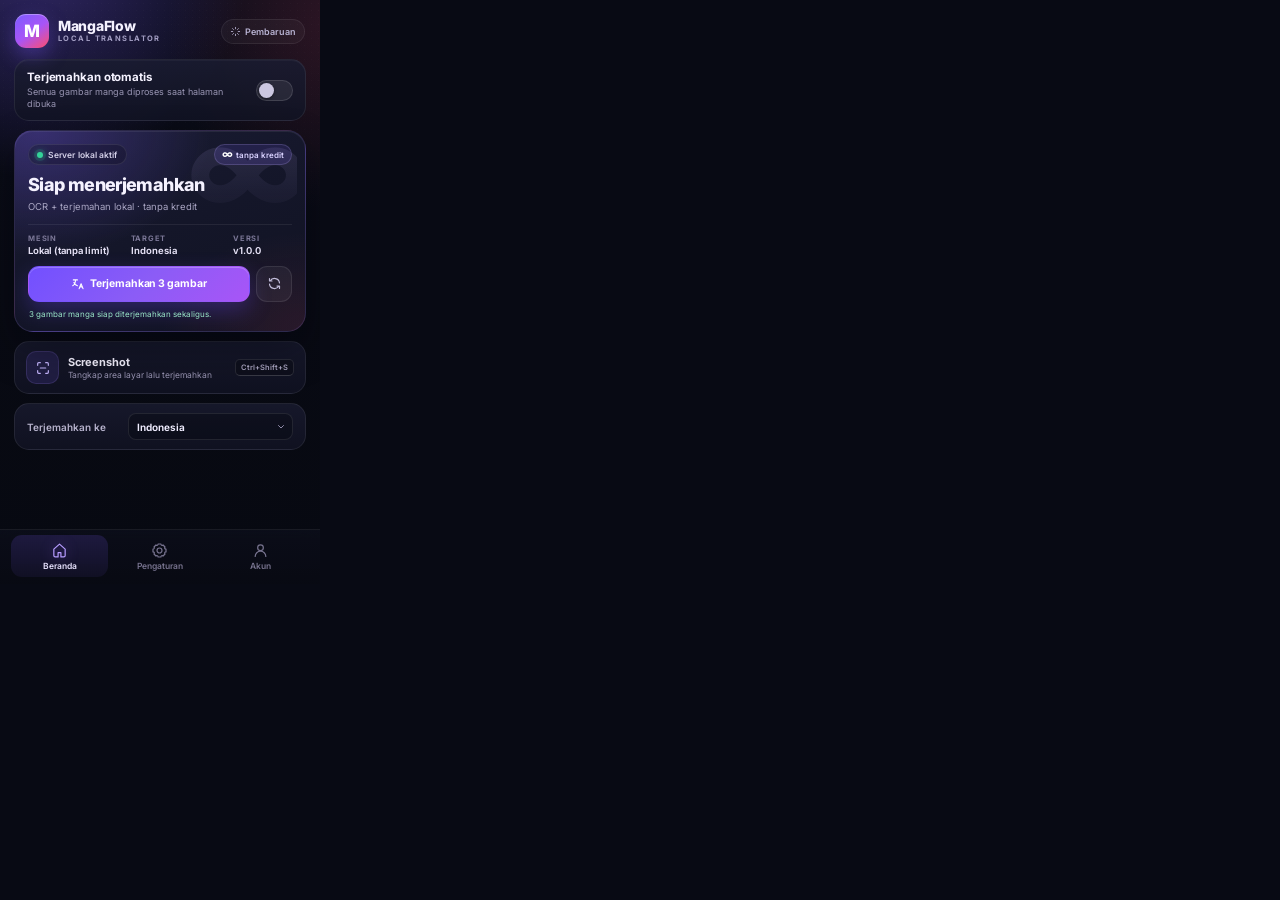
<file: extension/popup.html>
<!doctype html>
<html lang="id">
<head>
  <meta charset="utf-8">
  <meta name="viewport" content="width=device-width, initial-scale=1">
  <title>MangaFlow</title>
  <link rel="stylesheet" href="popup.css">
</head>
<body>
  <div class="app">
    <header class="topbar">
      <div class="brand">
        <span class="brand-mark" aria-hidden="true">M</span>
        <span class="brand-copy">
          <strong>MangaFlow</strong>
          <small>LOCAL TRANSLATOR</small>
        </span>
      </div>
      <button class="updates" id="updatesBtn" type="button" title="Lihat pembaruan di GitHub">
        <svg viewBox="0 0 24 24" aria-hidden="true"><path d="M12 3v3M12 18v3M3 12h3M18 12h3M5.6 5.6l2.1 2.1M16.3 16.3l2.1 2.1M18.4 5.6l-2.1 2.1M7.7 16.3l-2.1 2.1"/></svg>
        <span>Pembaruan</span>
      </button>
    </header>

    <main class="views" id="views">
      <!-- ============================== BERANDA ============================== -->
      <section class="view is-active" data-view="home" aria-label="Beranda">
        <div class="quick-card">
          <div class="quick-copy">
            <span class="quick-title">Terjemahkan otomatis</span>
            <span class="quick-sub">Semua gambar manga diproses saat halaman dibuka</span>
          </div>
          <button class="switch" id="autoToggle" type="button" role="switch" aria-checked="false" aria-label="Terjemahkan otomatis">
            <span class="switch-thumb"></span>
          </button>
        </div>

        <section class="status-card" id="statusCard" aria-live="polite">
          <span class="status-watermark" aria-hidden="true">∞</span>
          <div class="status-top">
            <span class="status-pill" id="statusPill"><i class="status-dot"></i><span id="statusLabel">Menghubungkan…</span></span>
            <span class="credit-pill"><b>∞</b> tanpa kredit</span>
          </div>
          <div class="status-main">
            <h1 id="statusHeadline">Server lokal</h1>
            <p id="statusSub">Argos/OPUS + NLLB-200 · berjalan di komputermu</p>
          </div>
          <div class="stat-row">
            <div class="stat"><span>Mesin</span><b id="statEngine">Lokal</b></div>
            <div class="stat"><span>Target</span><b id="statTarget">Indonesia</b></div>
            <div class="stat"><span>Versi</span><b id="statVersion">—</b></div>
          </div>
          <div class="status-actions">
            <button class="btn primary grow" id="translatePageBtn" type="button" disabled>
              <svg viewBox="0 0 24 24" aria-hidden="true"><path d="M4 5h7M7.5 5v2.5c0 3.4-2.2 6.2-4.5 7.5M5 9.5c.8 2.5 2.8 4.4 6 5.5M14 20l3.3-8.5L20.6 20M15.2 17h4.2"/></svg>
              <span id="translatePageLabel">Terjemahkan halaman</span>
            </button>
            <button class="btn icon-btn" id="retryBtn" type="button" title="Cek ulang server" aria-label="Cek ulang server">
              <svg viewBox="0 0 24 24" aria-hidden="true"><path d="M20 11a8 8 0 0 0-14.9-3M4 4v4h4M4 13a8 8 0 0 0 14.9 3M20 20v-4h-4"/></svg>
            </button>
          </div>
          <p class="page-hint" id="pageHint">Memeriksa halaman aktif…</p>
        </section>

        <button class="shot-card" id="screenshotBtn" type="button">
          <span class="shot-icon" aria-hidden="true">
            <svg viewBox="0 0 24 24"><path d="M4 8V5.5A1.5 1.5 0 0 1 5.5 4H8M16 4h2.5A1.5 1.5 0 0 1 20 5.5V8M20 16v2.5a1.5 1.5 0 0 1-1.5 1.5H16M8 20H5.5A1.5 1.5 0 0 1 4 18.5V16M8 12h8"/></svg>
          </span>
          <span class="shot-copy">
            <b>Screenshot</b>
            <small>Tangkap area layar lalu terjemahkan</small>
          </span>
          <kbd id="shortcutLabel">Ctrl+Shift+S</kbd>
        </button>

        <div class="lang-card">
          <label for="targetLang">Terjemahkan ke</label>
          <div class="select-wrap">
            <select id="targetLang" aria-label="Bahasa target"></select>
            <svg viewBox="0 0 24 24" aria-hidden="true"><path d="m7 9 5 5 5-5"/></svg>
          </div>
        </div>

        <div class="last-job hidden" id="lastJobCard">
          <div class="last-thumb" id="lastThumb">M</div>
          <div class="last-copy">
            <span class="last-eyebrow">Terjemahan terakhir</span>
            <b id="lastTitle">—</b>
            <small id="lastMeta">—</small>
          </div>
          <button class="last-open" id="lastOpen" type="button" title="Buka hasil" aria-label="Buka hasil terakhir">
            <svg viewBox="0 0 24 24" aria-hidden="true"><path d="M7 17 17 7M9 7h8v8"/></svg>
          </button>
        </div>
      </section>

      <!-- ============================= PENGATURAN ============================= -->
      <section class="view" data-view="settings" aria-label="Pengaturan">
        <div class="view-head">
          <h2>Pengaturan</h2>
          <p>Atur koneksi dan gaya terjemahan. Semua proses tetap lokal.</p>
        </div>

        <div class="panel-card">
          <label class="field-label" for="serverUrl">Alamat server MangaFlow</label>
          <div class="input-row">
            <input id="serverUrl" type="text" spellcheck="false" autocomplete="off" placeholder="http://127.0.0.1:8765">
            <button class="btn ghost compact" id="testServerBtn" type="button">Tes</button>
          </div>
          <p class="field-hint" id="serverHint">Default: http://127.0.0.1:8765</p>
        </div>

        <div class="panel-card">
          <div class="field-grid">
            <label class="field-label" for="engine">Mesin
              <select id="engine"></select>
            </label>
            <label class="field-label" for="tone">Gaya bahasa
              <select id="tone">
                <option value="santai">Santai</option>
                <option value="netral">Netral</option>
                <option value="baku">Baku</option>
              </select>
            </label>
            <label class="field-label" for="sourceLang">Bahasa sumber
              <select id="sourceLang"></select>
            </label>
            <label class="field-label" for="targetLang2">Bahasa target
              <select id="targetLang2"></select>
            </label>
          </div>
        </div>

        <div class="quick-card">
          <div class="quick-copy">
            <span class="quick-title">Terjemahkan otomatis</span>
            <span class="quick-sub">Berlaku untuk semua halaman manga</span>
          </div>
          <button class="switch" id="autoToggleSettings" type="button" role="switch" aria-checked="false" aria-label="Terjemahkan otomatis">
            <span class="switch-thumb"></span>
          </button>
        </div>

        <button class="btn primary wide" id="saveSettingsBtn" type="button">Simpan pengaturan</button>
        <button class="btn ghost wide" id="openWebBtn" type="button">
          <svg viewBox="0 0 24 24" aria-hidden="true"><path d="M14 4h6v6M20 4l-9 9M18 14v4.5A1.5 1.5 0 0 1 16.5 20h-11A1.5 1.5 0 0 1 4 18.5v-11A1.5 1.5 0 0 1 5.5 6H10"/></svg>
          Buka MangaFlow
        </button>
        <p class="fineprint">Kunci API dan mesin online diatur di halaman MangaFlow → <b>Pengaturan mesin &amp; kunci API</b>. Ekstensi ini tidak menyimpan kunci API.</p>
      </section>

      <!-- ================================ AKUN ================================ -->
      <section class="view" data-view="account" aria-label="Akun">
        <div class="account-hero">
          <span class="account-infinity" aria-hidden="true">∞</span>
          <h2>Akun lokal</h2>
          <p>Tidak perlu login, langganan, atau kredit. Semua milikmu.</p>
          <span class="local-pill"><i></i> Berjalan di perangkat ini</span>
        </div>

        <div class="info-card">
          <div class="info-row"><span>Server</span><b id="accountServer">127.0.0.1:8765</b></div>
          <div class="info-row"><span>Mesin</span><b id="accountEngine">Lokal</b></div>
          <div class="info-row"><span>Target</span><b id="accountTarget">Indonesia</b></div>
          <div class="info-row"><span>Lisensi</span><b>MIT</b></div>
        </div>

        <div class="privacy-card">
          <span class="privacy-icon" aria-hidden="true">
            <svg viewBox="0 0 24 24"><path d="M12 3 5 6v5.5c0 4.2 2.8 7.7 7 9.5 4.2-1.8 7-5.3 7-9.5V6l-7-3Z"/><path d="m9.5 12 1.8 1.8 3.5-3.6"/></svg>
          </span>
          <div>
            <b>Privasi</b>
            <p>Gambar hanya dikirim ke server MangaFlow yang kamu tentukan. Tidak ada akun, telemetri, atau kredit.</p>
          </div>
        </div>

        <div class="link-list">
          <button class="link-row" id="accountWebBtn" type="button">
            <span>Buka MangaFlow</span><svg viewBox="0 0 24 24" aria-hidden="true"><path d="M7 17 17 7M9 7h8v8"/></svg>
          </button>
          <button class="link-row" id="accountGithubBtn" type="button">
            <span>Repositori GitHub</span><svg viewBox="0 0 24 24" aria-hidden="true"><path d="M7 17 17 7M9 7h8v8"/></svg>
          </button>
          <button class="link-row" id="accountIssueBtn" type="button">
            <span>Laporkan masalah</span><svg viewBox="0 0 24 24" aria-hidden="true"><path d="M7 17 17 7M9 7h8v8"/></svg>
          </button>
        </div>

        <p class="fineprint center">MangaFlow <span id="accountVersion">v1.0.0</span> · dibuat untuk terjemahan lokal</p>
      </section>
    </main>

    <nav class="tabbar" aria-label="Navigasi ekstensi">
      <button class="tab is-active" data-tab="home" type="button">
        <svg viewBox="0 0 24 24" aria-hidden="true"><path d="m4 10 8-7 8 7v9a2 2 0 0 1-2 2h-4v-6H10v6H6a2 2 0 0 1-2-2v-9Z"/></svg>
        <span>Beranda</span>
      </button>
      <button class="tab" data-tab="settings" type="button">
        <svg viewBox="0 0 24 24" aria-hidden="true"><path d="M12 15.5a3.5 3.5 0 1 0 0-7 3.5 3.5 0 0 0 0 7Z"/><path d="M19.4 15a1.7 1.7 0 0 0 .3 1.9l.1.1-2.8 2.8-.1-.1a1.7 1.7 0 0 0-1.9-.3 1.7 1.7 0 0 0-1 1.6v.2h-4v-.2a1.7 1.7 0 0 0-1-1.6 1.7 1.7 0 0 0-1.9.3l-.1.1L4.2 17l.1-.1a1.7 1.7 0 0 0 .3-1.9 1.7 1.7 0 0 0-1.6-1H2.8v-4H3a1.7 1.7 0 0 0 1.6-1 1.7 1.7 0 0 0-.3-1.9L4.2 7 7 4.2l.1.1a1.7 1.7 0 0 0 1.9.3 1.7 1.7 0 0 0 1-1.6v-.2h4V3a1.7 1.7 0 0 0 1 1.6 1.7 1.7 0 0 0 1.9-.3l.1-.1L19.8 7l-.1.1a1.7 1.7 0 0 0-.3 1.9 1.7 1.7 0 0 0 1.6 1h.2v4H21a1.7 1.7 0 0 0-1.6 1Z"/></svg>
        <span>Pengaturan</span>
      </button>
      <button class="tab" data-tab="account" type="button">
        <svg viewBox="0 0 24 24" aria-hidden="true"><path d="M12 12a4 4 0 1 0 0-8 4 4 0 0 0 0 8ZM4.5 20.5a7.5 7.5 0 0 1 15 0"/></svg>
        <span>Akun</span>
      </button>
    </nav>
  </div>

  <!-- ============================== SCREENSHOT ============================== -->
  <div class="sheet" id="shotSheet" hidden>
    <header class="sheet-head">
      <button class="sheet-back" id="shotClose" type="button" aria-label="Kembali">
        <svg viewBox="0 0 24 24" aria-hidden="true"><path d="m15 18-6-6 6-6"/></svg>
      </button>
      <div class="sheet-title">
        <b>Screenshot</b>
        <span id="shotStepLabel">Pilih area yang ingin diterjemahkan</span>
      </div>
      <button class="sheet-reset" id="shotReset" type="button" title="Pilih seluruh layar">Penuh</button>
    </header>

    <div class="sheet-body">
      <div class="shot-stage" id="shotStage">
        <div class="shot-frame" id="shotFrame">
          <img id="shotImage" alt="Tangkapan layar halaman" draggable="false">
          <div class="shot-selection" id="shotSelection"></div>
          <div class="shot-grid" id="shotGrid" aria-hidden="true"></div>
        </div>
        <div class="shot-loading" id="shotLoading"><span class="tiny-spinner"></span><span>Menangkap layar…</span></div>
      </div>
      <p class="shot-tip" id="shotTip">Tarik pada gambar untuk memilih area. Area penuh dipilih otomatis.</p>

      <div class="shot-progress" id="shotProgress" hidden>
        <div class="progress-line"><i id="shotBar"></i></div>
        <div class="progress-meta"><span id="shotStatus">Membuat job…</span><b id="shotPercent">0%</b></div>
      </div>

      <div class="shot-result" id="shotResult" hidden>
        <img id="shotResultImg" alt="Hasil terjemahan screenshot">
      </div>

      <div class="shot-actions">
        <button class="btn primary grow" id="shotTranslateBtn" type="button" disabled>
          <svg viewBox="0 0 24 24" aria-hidden="true"><path d="M4 5h7M7.5 5v2.5c0 3.4-2.2 6.2-4.5 7.5M5 9.5c.8 2.5 2.8 4.4 6 5.5M14 20l3.3-8.5L20.6 20M15.2 17h4.2"/></svg>
          <span>Terjemahkan area</span>
        </button>
        <button class="btn ghost" id="shotOpenBtn" type="button" hidden>Buka hasil</button>
      </div>
      <p class="fineprint center">Hanya area yang terlihat di layar yang bisa ditangkap.</p>
    </div>
  </div>

  <div class="toast" id="toast" role="status" aria-live="polite"></div>
  <script src="popup.js"></script>
</body>
</html>
</file>
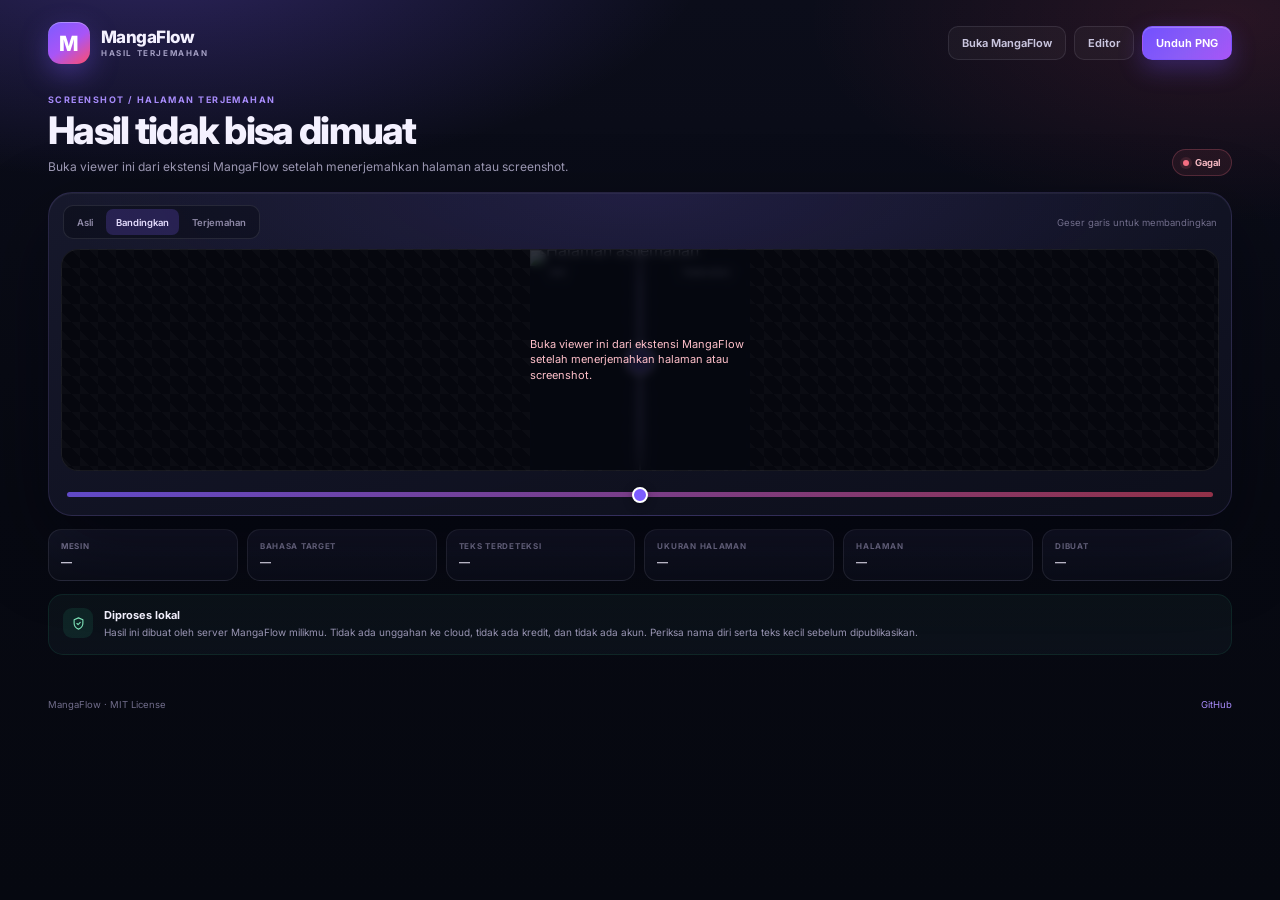
<file: extension/viewer.html>
<!doctype html>
<html lang="id">
<head>
  <meta charset="utf-8">
  <meta name="viewport" content="width=device-width, initial-scale=1">
  <title>Hasil Terjemahan — MangaFlow</title>
  <link rel="stylesheet" href="viewer.css">
</head>
<body>
  <div class="bg-glow" aria-hidden="true"></div>
  <header class="topbar">
    <a class="brand" id="brandHome" href="#">
      <span class="brand-mark" aria-hidden="true">M</span>
      <span class="brand-copy">
        <strong>MangaFlow</strong>
        <small>HASIL TERJEMAHAN</small>
      </span>
    </a>
    <nav class="top-actions">
      <a class="action ghost" id="openWeb" href="#" target="_blank" rel="noopener">Buka MangaFlow</a>
      <a class="action ghost" id="openEditor" href="#" target="_blank" rel="noopener">Editor</a>
      <a class="action primary" id="downloadPage" href="#" download>Unduh PNG</a>
    </nav>
  </header>

  <main class="page">
    <section class="intro">
      <div class="intro-copy">
        <span class="eyebrow">Screenshot / halaman terjemahan</span>
        <h1 id="title">Memuat hasil…</h1>
        <p id="subtitle">Menghubungi server MangaFlow lokal.</p>
      </div>
      <span class="status-chip" id="statusChip"><i></i> Memuat</span>
    </section>

    <section class="compare-card">
      <div class="compare-top">
        <div class="segmented" role="group" aria-label="Mode perbandingan">
          <button data-compare="0" type="button">Asli</button>
          <button data-compare="50" class="is-active" type="button">Bandingkan</button>
          <button data-compare="100" type="button">Terjemahan</button>
        </div>
        <span class="compare-hint">Geser garis untuk membandingkan</span>
      </div>

      <div class="compare-wrap">
        <div class="stage" id="stage">
          <img id="beforeImg" alt="Halaman asli">
          <img id="afterImg" class="after" alt="Halaman terjemahan">
          <span class="compare-badge left">Asli</span>
          <span class="compare-badge right">Terjemahan</span>
          <span class="divider" id="divider" aria-hidden="true"></span>
          <div class="stage-cover" id="stageCover">
            <span class="spinner"></span>
            <span id="stageCoverText">Memuat halaman…</span>
          </div>
        </div>
      </div>

      <div class="slider-row">
        <input id="compareRange" type="range" min="0" max="100" value="50" aria-label="Posisi perbandingan">
      </div>
    </section>

    <section class="meta-grid">
      <article class="meta-card">
        <span class="meta-label">Mesin</span>
        <b id="metaEngine">—</b>
      </article>
      <article class="meta-card">
        <span class="meta-label">Bahasa target</span>
        <b id="metaTarget">—</b>
      </article>
      <article class="meta-card">
        <span class="meta-label">Teks terdeteksi</span>
        <b id="metaRegions">—</b>
      </article>
      <article class="meta-card">
        <span class="meta-label">Ukuran halaman</span>
        <b id="metaSize">—</b>
      </article>
      <article class="meta-card">
        <span class="meta-label">Halaman</span>
        <b id="metaPages">—</b>
      </article>
      <article class="meta-card">
        <span class="meta-label">Dibuat</span>
        <b id="metaCreated">—</b>
      </article>
    </section>

    <section class="pages-card" id="pagesCard" hidden>
      <div class="pages-head">
        <div>
          <span class="eyebrow">Job</span>
          <h2>Halaman dalam job ini</h2>
        </div>
        <span class="pages-count" id="pagesCount">—</span>
      </div>
      <div class="page-list" id="pageList"></div>
    </section>

    <section class="note-card">
      <span class="note-icon" aria-hidden="true">
        <svg viewBox="0 0 24 24"><path d="M12 3 5 6v5.5c0 4.2 2.8 7.7 7 9.5 4.2-1.8 7-5.3 7-9.5V6l-7-3Z"/><path d="m9.5 12 1.8 1.8 3.5-3.6"/></svg>
      </span>
      <div>
        <b>Diproses lokal</b>
        <p>Hasil ini dibuat oleh server MangaFlow milikmu. Tidak ada unggahan ke cloud, tidak ada kredit, dan tidak ada akun. Periksa nama diri serta teks kecil sebelum dipublikasikan.</p>
      </div>
    </section>
  </main>

  <footer class="footer">
    <span>MangaFlow · MIT License</span>
    <a id="repoLink" href="https://github.com/zamdevv-jpg/MangaFlow---Translate-Manga-Free" target="_blank" rel="noopener">GitHub</a>
  </footer>

  <script src="viewer.js"></script>
</body>
</html>
</file>
<file: extension/popup.css>
/* ============================================================
   MangaFlow — popup
   Tema navy/ungu gelap, kartu lembut, aksen gradien ungu-merah.
   ============================================================ */

:root {
  --bg: #080a14;
  --bg-2: #0d1020;
  --panel: #151729;
  --panel-2: #1a1c31;
  --panel-3: #0f1120;
  --line: rgba(255, 255, 255, 0.075);
  --line-strong: rgba(255, 255, 255, 0.13);
  --text: #f5f2ff;
  --muted: #9995b3;
  --dim: #6f6c87;
  --violet: #7c5cff;
  --violet-2: #a855f7;
  --violet-3: #c4b5fd;
  --pink: #ff4d6d;
  --green: #34d399;
  --amber: #fbbf24;
  --red: #fb7185;
  --radius: 15px;
  --font: "Inter", "Segoe UI", system-ui, -apple-system, sans-serif;
}

@font-face {
  font-family: "Inter";
  src: url("assets/fonts/Inter.ttf") format("truetype");
  font-weight: 100 900;
  font-style: normal;
  font-display: swap;
}

* { box-sizing: border-box; }

html, body {
  margin: 0;
  padding: 0;
  background: var(--bg);
}

body {
  width: 320px;
  color: var(--text);
  font-family: var(--font);
  -webkit-font-smoothing: antialiased;
  text-rendering: optimizeLegibility;
}

button, input, select { font-family: inherit; }
button { -webkit-tap-highlight-color: transparent; }
button:focus-visible,
input:focus-visible,
select:focus-visible {
  outline: 2px solid rgba(167, 139, 250, 0.75);
  outline-offset: 2px;
}

.hidden,
[hidden] { display: none !important; }

.app {
  position: relative;
  width: 320px;
  height: 584px;
  display: flex;
  flex-direction: column;
  overflow: hidden;
  background:
    radial-gradient(120% 70% at 12% -8%, rgba(124, 92, 255, 0.34), transparent 55%),
    radial-gradient(90% 55% at 104% 4%, rgba(255, 77, 109, 0.14), transparent 58%),
    linear-gradient(180deg, #0a0c18 0%, #080a13 48%, #070911 100%);
}

.app::before {
  content: "";
  position: absolute;
  inset: 0;
  pointer-events: none;
  opacity: 0.45;
  background-image: radial-gradient(rgba(255, 255, 255, 0.055) 0.6px, transparent 0.6px);
  background-size: 7px 7px;
  mask-image: linear-gradient(to bottom, #000 0%, transparent 48%);
}

/* ------------------------------------------------------------------ header */

.topbar {
  position: relative;
  z-index: 2;
  flex: 0 0 auto;
  display: flex;
  align-items: center;
  justify-content: space-between;
  padding: 14px 15px 9px;
}

.brand {
  display: flex;
  align-items: center;
  gap: 9px;
  min-width: 0;
}

.brand-mark {
  width: 34px;
  height: 34px;
  flex: 0 0 auto;
  display: grid;
  place-items: center;
  border-radius: 11px;
  background: linear-gradient(145deg, var(--violet) 0%, var(--violet-2) 52%, var(--pink) 100%);
  box-shadow:
    0 8px 20px rgba(124, 92, 255, 0.34),
    inset 0 1px 0 rgba(255, 255, 255, 0.32);
  color: #fff;
  font-size: 17px;
  font-weight: 800;
  letter-spacing: -0.03em;
}

.brand-copy { display: flex; flex-direction: column; gap: 1px; }
.brand-copy strong {
  font-size: 14px;
  line-height: 1;
  font-weight: 800;
  letter-spacing: -0.02em;
}
.brand-copy small {
  font-size: 7.5px;
  letter-spacing: 0.19em;
  font-weight: 700;
  color: #a49fc4;
}

.updates {
  display: inline-flex;
  align-items: center;
  gap: 4px;
  height: 25px;
  padding: 0 8px;
  border-radius: 999px;
  border: 1px solid var(--line);
  background: rgba(255, 255, 255, 0.035);
  color: #b9b4d4;
  font-size: 9px;
  font-weight: 600;
  cursor: pointer;
  transition: border-color 0.18s ease, color 0.18s ease, background 0.18s ease;
}
.updates svg {
  width: 11px;
  height: 11px;
  fill: none;
  stroke: currentColor;
  stroke-width: 1.8;
  stroke-linecap: round;
}
.updates:hover {
  color: #fff;
  border-color: rgba(167, 139, 250, 0.4);
  background: rgba(124, 92, 255, 0.12);
}

/* ------------------------------------------------------------------- views */

.views {
  position: relative;
  z-index: 1;
  flex: 1 1 auto;
  overflow-y: auto;
  overflow-x: hidden;
  padding: 2px 14px 14px;
  scrollbar-width: none;
}
.views::-webkit-scrollbar { display: none; }

.view { display: none; animation: view-in 0.22s ease; }
.view.is-active { display: block; }
@keyframes view-in {
  from { opacity: 0; transform: translateY(4px); }
  to { opacity: 1; transform: none; }
}

/* ---------------------------------------------------------- quick toggle */

.quick-card {
  display: flex;
  align-items: center;
  justify-content: space-between;
  gap: 10px;
  padding: 10px 12px;
  margin-bottom: 9px;
  border: 1px solid var(--line);
  border-radius: var(--radius);
  background: linear-gradient(180deg, rgba(26, 28, 49, 0.86), rgba(18, 20, 36, 0.86));
  box-shadow: inset 0 1px 0 rgba(255, 255, 255, 0.035);
}
.quick-copy { display: flex; flex-direction: column; gap: 2px; min-width: 0; }
.quick-title { font-size: 11.5px; font-weight: 700; letter-spacing: -0.01em; }
.quick-sub { font-size: 9px; line-height: 1.35; color: var(--muted); }

.switch {
  position: relative;
  flex: 0 0 auto;
  width: 37px;
  height: 21px;
  padding: 0;
  border: 1px solid rgba(255, 255, 255, 0.13);
  border-radius: 999px;
  background: rgba(255, 255, 255, 0.08);
  cursor: pointer;
  transition: background 0.2s ease, border-color 0.2s ease, box-shadow 0.2s ease;
}
.switch-thumb {
  position: absolute;
  top: 2px;
  left: 2px;
  width: 15px;
  height: 15px;
  border-radius: 50%;
  background: #cbc7e0;
  box-shadow: 0 1px 3px rgba(0, 0, 0, 0.4);
  transition: transform 0.2s cubic-bezier(0.2, 0.8, 0.2, 1), background 0.2s ease;
}
.switch[aria-checked="true"] {
  background: linear-gradient(135deg, var(--violet), var(--violet-2));
  border-color: rgba(196, 181, 253, 0.55);
  box-shadow: 0 0 0 3px rgba(124, 92, 255, 0.12), 0 4px 12px rgba(124, 92, 255, 0.3);
}
.switch[aria-checked="true"] .switch-thumb {
  transform: translateX(16px);
  background: #fff;
}

/* ------------------------------------------------------------- status card */

.status-card {
  position: relative;
  overflow: hidden;
  padding: 13px 13px 11px;
  margin-bottom: 9px;
  border: 1px solid rgba(167, 139, 250, 0.16);
  border-radius: 19px;
  background:
    radial-gradient(115% 120% at 8% 0%, rgba(124, 92, 255, 0.3) 0%, transparent 52%),
    radial-gradient(90% 90% at 100% 100%, rgba(255, 77, 109, 0.1) 0%, transparent 55%),
    linear-gradient(158deg, #1a1c33 0%, #141629 50%, #111322 100%);
  box-shadow:
    0 18px 38px rgba(3, 4, 13, 0.34),
    inset 0 1px 0 rgba(255, 255, 255, 0.07);
  transition: border-color 0.25s ease;
}
.status-card.is-offline {
  border-color: rgba(251, 113, 133, 0.22);
  background:
    radial-gradient(115% 120% at 8% 0%, rgba(251, 113, 133, 0.14) 0%, transparent 52%),
    radial-gradient(90% 90% at 100% 100%, rgba(124, 92, 255, 0.12) 0%, transparent 55%),
    linear-gradient(158deg, #1a1b2e 0%, #141527 50%, #111221 100%);
}
.status-watermark {
  position: absolute;
  right: 8px;
  top: -23px;
  font-size: 122px;
  font-weight: 800;
  line-height: 1;
  letter-spacing: -0.08em;
  color: transparent;
  background: linear-gradient(180deg, rgba(196, 181, 253, 0.17), rgba(196, 181, 253, 0));
  -webkit-background-clip: text;
  background-clip: text;
  pointer-events: none;
  user-select: none;
}

.status-top {
  position: relative;
  display: flex;
  align-items: center;
  justify-content: space-between;
  gap: 8px;
}
.status-pill {
  display: inline-flex;
  align-items: center;
  gap: 5px;
  height: 21px;
  padding: 0 8px;
  border: 1px solid rgba(255, 255, 255, 0.09);
  border-radius: 999px;
  background: rgba(5, 6, 14, 0.25);
  color: #d4d0e8;
  font-size: 8.5px;
  font-weight: 600;
  letter-spacing: 0.01em;
}
.status-dot {
  width: 6px;
  height: 6px;
  border-radius: 50%;
  background: var(--amber);
  box-shadow: 0 0 0 3px rgba(251, 191, 36, 0.12);
}
.is-online .status-dot {
  background: var(--green);
  box-shadow: 0 0 0 3px rgba(52, 211, 153, 0.14), 0 0 8px rgba(52, 211, 153, 0.65);
}
.is-offline .status-dot {
  background: var(--red);
  box-shadow: 0 0 0 3px rgba(251, 113, 133, 0.13);
}
.is-checking .status-dot { animation: blink 1s ease-in-out infinite; }
@keyframes blink { 50% { opacity: 0.28; } }

.credit-pill {
  display: inline-flex;
  align-items: center;
  gap: 3px;
  height: 21px;
  padding: 0 7px;
  border-radius: 999px;
  border: 1px solid rgba(196, 181, 253, 0.2);
  background: rgba(124, 92, 255, 0.14);
  color: #d9d2ff;
  font-size: 8px;
  font-weight: 600;
  white-space: nowrap;
}
.credit-pill b { font-size: 11px; line-height: 1; color: #fff; }

.status-main { position: relative; margin: 10px 0 10px; }
.status-main h1 {
  margin: 0;
  max-width: 205px;
  font-size: 18px;
  line-height: 1.16;
  font-weight: 800;
  letter-spacing: -0.035em;
}
.status-main p {
  margin: 4px 0 0;
  max-width: 218px;
  color: #aaa6c4;
  font-size: 9.5px;
  line-height: 1.45;
}

.stat-row {
  position: relative;
  display: grid;
  grid-template-columns: 1.15fr 1.15fr 0.7fr;
  gap: 6px;
  padding-top: 9px;
  border-top: 1px solid rgba(255, 255, 255, 0.07);
}
.stat { min-width: 0; display: flex; flex-direction: column; gap: 2px; }
.stat span {
  font-size: 7.5px;
  font-weight: 700;
  letter-spacing: 0.1em;
  text-transform: uppercase;
  color: #7c7898;
}
.stat b {
  font-size: 9.5px;
  font-weight: 650;
  color: #e5e1f5;
  white-space: nowrap;
  overflow: hidden;
  text-overflow: ellipsis;
}

.status-actions {
  position: relative;
  display: flex;
  gap: 6px;
  margin-top: 10px;
}

/* ----------------------------------------------------------------- buttons */

.btn {
  display: inline-flex;
  align-items: center;
  justify-content: center;
  gap: 5px;
  min-height: 36px;
  padding: 0 12px;
  border: 1px solid transparent;
  border-radius: 11px;
  font-size: 10.5px;
  font-weight: 700;
  letter-spacing: -0.005em;
  cursor: pointer;
  transition: transform 0.16s ease, filter 0.16s ease, border-color 0.16s ease;
}
.btn svg {
  width: 14px;
  height: 14px;
  flex: 0 0 auto;
  fill: none;
  stroke: currentColor;
  stroke-width: 1.9;
  stroke-linecap: round;
  stroke-linejoin: round;
}
.btn:hover:not(:disabled) { filter: brightness(1.08); }
.btn:active:not(:disabled) { transform: translateY(1px); }
.btn:disabled { opacity: 0.42; cursor: not-allowed; }
.btn.is-busy svg { animation: spin 0.9s linear infinite; }
.btn.grow { flex: 1 1 auto; }
.btn.wide { width: 100%; margin-top: 2px; }
.btn.primary {
  color: #fff;
  background: linear-gradient(135deg, #7250ff 0%, #8b5cf6 52%, #a855f7 100%);
  box-shadow:
    0 9px 22px rgba(110, 76, 255, 0.29),
    inset 0 1px 0 rgba(255, 255, 255, 0.23);
}
.btn.ghost {
  color: #d8d3eb;
  background: rgba(255, 255, 255, 0.055);
  border-color: rgba(255, 255, 255, 0.09);
}
.btn.ghost:hover:not(:disabled) {
  background: rgba(255, 255, 255, 0.085);
  border-color: rgba(255, 255, 255, 0.16);
}
.btn.compact { min-height: 33px; padding: 0 11px; font-size: 9.5px; }
.icon-btn {
  flex: 0 0 auto;
  width: 36px;
  min-height: 36px;
  padding: 0;
  color: #c1bcd9;
  background: rgba(255, 255, 255, 0.05);
  border-color: rgba(255, 255, 255, 0.085);
}
.icon-btn svg { width: 15px; height: 15px; }
.icon-btn.is-spinning svg { animation: spin 0.85s linear infinite; }
@keyframes spin { to { transform: rotate(360deg); } }

.page-hint {
  position: relative;
  margin: 7px 1px 0;
  font-size: 8px;
  line-height: 1.4;
  color: #7f7b9c;
  white-space: nowrap;
  overflow: hidden;
  text-overflow: ellipsis;
}
.page-hint.is-error { color: #f3a0ae; }
.page-hint.is-ok { color: #9be8c9; }

/* ------------------------------------------------------------- screenshot */

.shot-card {
  display: flex;
  align-items: center;
  gap: 9px;
  width: 100%;
  padding: 9px 11px;
  margin-bottom: 9px;
  text-align: left;
  color: var(--text);
  border: 1px solid var(--line);
  border-radius: var(--radius);
  background: linear-gradient(180deg, rgba(26, 28, 49, 0.8), rgba(18, 20, 36, 0.82));
  cursor: pointer;
  transition: border-color 0.18s ease, background 0.18s ease, transform 0.16s ease;
}
.shot-card:hover {
  border-color: rgba(167, 139, 250, 0.32);
  background: linear-gradient(180deg, rgba(32, 33, 58, 0.9), rgba(20, 22, 40, 0.9));
}
.shot-card:active { transform: translateY(1px); }
.shot-icon {
  width: 33px;
  height: 33px;
  flex: 0 0 auto;
  display: grid;
  place-items: center;
  border-radius: 10px;
  color: #c4b5fd;
  background: rgba(124, 92, 255, 0.14);
  border: 1px solid rgba(167, 139, 250, 0.16);
}
.shot-icon svg {
  width: 16px;
  height: 16px;
  fill: none;
  stroke: currentColor;
  stroke-width: 1.8;
  stroke-linecap: round;
  stroke-linejoin: round;
}
.shot-copy { display: flex; flex-direction: column; gap: 1px; flex: 1 1 auto; min-width: 0; }
.shot-copy b { font-size: 11px; font-weight: 700; }
.shot-copy small { font-size: 8.5px; color: var(--muted); white-space: nowrap; overflow: hidden; text-overflow: ellipsis; }
kbd {
  flex: 0 0 auto;
  padding: 3px 5px;
  border: 1px solid rgba(255, 255, 255, 0.11);
  border-bottom-color: rgba(255, 255, 255, 0.18);
  border-radius: 5px;
  background: rgba(0, 0, 0, 0.22);
  color: #a8a4c0;
  font-family: var(--font);
  font-size: 7.5px;
  font-weight: 600;
  white-space: nowrap;
}

/* ---------------------------------------------------------------- language */

.lang-card {
  display: flex;
  align-items: center;
  justify-content: space-between;
  gap: 10px;
  padding: 9px 12px;
  border: 1px solid var(--line);
  border-radius: var(--radius);
  background: linear-gradient(180deg, rgba(26, 28, 49, 0.8), rgba(18, 20, 36, 0.82));
}
.lang-card > label {
  font-size: 10px;
  font-weight: 600;
  color: #b7b3cd;
  white-space: nowrap;
}
.select-wrap { position: relative; flex: 0 1 165px; min-width: 0; }
.select-wrap select {
  width: 100%;
  height: 27px;
  padding: 0 20px 0 8px;
  border: 1px solid rgba(255, 255, 255, 0.09);
  border-radius: 8px;
  background: rgba(7, 9, 18, 0.45);
  color: #f0edff;
  font-size: 10px;
  font-weight: 650;
  cursor: pointer;
  appearance: none;
  -webkit-appearance: none;
  text-overflow: ellipsis;
}
.select-wrap select option { background: #151729; color: #f0edff; }
.select-wrap svg {
  position: absolute;
  right: 6px;
  top: 50%;
  width: 12px;
  height: 12px;
  transform: translateY(-50%);
  pointer-events: none;
  fill: none;
  stroke: #918cab;
  stroke-width: 2;
  stroke-linecap: round;
  stroke-linejoin: round;
}

/* ---------------------------------------------------------------- last job */

.last-job {
  display: flex;
  align-items: center;
  gap: 9px;
  padding: 8px 9px;
  margin-top: 9px;
  border: 1px solid var(--line);
  border-radius: 13px;
  background: rgba(18, 20, 36, 0.72);
}
.last-thumb {
  width: 34px;
  height: 34px;
  flex: 0 0 auto;
  display: grid;
  place-items: center;
  overflow: hidden;
  border-radius: 9px;
  background: linear-gradient(145deg, var(--violet), var(--pink));
  color: #fff;
  font-size: 15px;
  font-weight: 800;
}
.last-thumb img { width: 100%; height: 100%; object-fit: cover; display: block; }
.last-copy { display: flex; flex-direction: column; gap: 1px; flex: 1 1 auto; min-width: 0; }
.last-eyebrow {
  font-size: 7px;
  font-weight: 700;
  letter-spacing: 0.11em;
  text-transform: uppercase;
  color: #a78bfa;
}
.last-copy b {
  font-size: 9.5px;
  font-weight: 650;
  white-space: nowrap;
  overflow: hidden;
  text-overflow: ellipsis;
}
.last-copy small { font-size: 8px; color: #827e9d; }
.last-open {
  width: 28px;
  height: 28px;
  flex: 0 0 auto;
  display: grid;
  place-items: center;
  padding: 0;
  border: 1px solid var(--line);
  border-radius: 8px;
  background: rgba(255, 255, 255, 0.04);
  color: #c4b5fd;
  cursor: pointer;
}
.last-open svg { width: 13px; height: 13px; fill: none; stroke: currentColor; stroke-width: 2; stroke-linecap: round; }
.last-open:hover { background: rgba(124, 92, 255, 0.14); border-color: rgba(167, 139, 250, 0.3); }

/* --------------------------------------------------------------- settings */

.view-head { padding: 4px 2px 11px; }
.view-head h2 {
  margin: 0;
  font-size: 17px;
  font-weight: 800;
  letter-spacing: -0.03em;
}
.view-head p { margin: 4px 0 0; font-size: 9.5px; line-height: 1.45; color: var(--muted); }

.panel-card {
  padding: 10px 11px;
  margin-bottom: 9px;
  border: 1px solid var(--line);
  border-radius: var(--radius);
  background: linear-gradient(180deg, rgba(26, 28, 49, 0.84), rgba(18, 20, 36, 0.84));
}
.field-label {
  display: flex;
  flex-direction: column;
  gap: 5px;
  font-size: 8.5px;
  font-weight: 650;
  letter-spacing: 0.03em;
  color: #a9a5c1;
}
.field-grid { display: grid; grid-template-columns: 1fr 1fr; gap: 9px 8px; }
.field-grid select,
.panel-card input {
  width: 100%;
  height: 31px;
  padding: 0 8px;
  border: 1px solid rgba(255, 255, 255, 0.09);
  border-radius: 8px;
  background: rgba(7, 9, 18, 0.45);
  color: #f0edff;
  font-size: 10px;
  font-weight: 550;
}
.field-grid select {
  appearance: none;
  -webkit-appearance: none;
  cursor: pointer;
  text-overflow: ellipsis;
  padding-right: 22px;
  background-image: url("data:image/svg+xml,%3Csvg xmlns='http://www.w3.org/2000/svg' viewBox='0 0 24 24' fill='none' stroke='%23918cab' stroke-width='2' stroke-linecap='round' stroke-linejoin='round'%3E%3Cpath d='m6 9 6 6 6-6'/%3E%3C/svg%3E");
  background-repeat: no-repeat;
  background-position: right 7px center;
  background-size: 11px;
}
.field-grid select option { background: #151729; }
.input-row { display: flex; gap: 6px; margin-top: 6px; }
.input-row input { flex: 1 1 auto; min-width: 0; }
.field-hint { margin: 6px 1px 0; font-size: 8px; line-height: 1.45; color: var(--dim); }
.field-hint.is-ok { color: #7ee2b8; }
.field-hint.is-error { color: #f3a0ae; }

#saveSettingsBtn { margin-bottom: 7px; }

.fineprint {
  margin: 9px 2px 0;
  font-size: 8px;
  line-height: 1.55;
  color: var(--dim);
}
.fineprint b { color: #a9a5c1; font-weight: 650; }
.fineprint.center { text-align: center; }

/* ----------------------------------------------------------------- account */

.account-hero {
  position: relative;
  overflow: hidden;
  padding: 17px 15px 15px;
  margin-bottom: 9px;
  text-align: center;
  border: 1px solid rgba(167, 139, 250, 0.17);
  border-radius: 19px;
  background:
    radial-gradient(110% 100% at 50% 0%, rgba(124, 92, 255, 0.31), transparent 60%),
    linear-gradient(160deg, #1a1c33, #121424);
  box-shadow: inset 0 1px 0 rgba(255, 255, 255, 0.06);
}
.account-infinity {
  display: block;
  margin: -7px 0 -4px;
  font-size: 58px;
  line-height: 1;
  font-weight: 800;
  letter-spacing: -0.08em;
  color: transparent;
  background: linear-gradient(135deg, #c4b5fd, #8b5cf6 55%, #ff4d6d);
  -webkit-background-clip: text;
  background-clip: text;
}
.account-hero h2 { margin: 2px 0 0; font-size: 17px; font-weight: 800; letter-spacing: -0.03em; }
.account-hero p { margin: 5px auto 0; max-width: 220px; font-size: 9.5px; line-height: 1.5; color: #aaa6c4; }
.local-pill {
  display: inline-flex;
  align-items: center;
  gap: 5px;
  height: 22px;
  padding: 0 8px;
  margin-top: 9px;
  border: 1px solid rgba(52, 211, 153, 0.18);
  border-radius: 999px;
  background: rgba(52, 211, 153, 0.08);
  color: #9be8c9;
  font-size: 8px;
  font-weight: 600;
}
.local-pill i { width: 5px; height: 5px; border-radius: 50%; background: var(--green); box-shadow: 0 0 6px rgba(52, 211, 153, 0.7); }

.info-card {
  padding: 4px 11px;
  margin-bottom: 9px;
  border: 1px solid var(--line);
  border-radius: var(--radius);
  background: linear-gradient(180deg, rgba(26, 28, 49, 0.82), rgba(18, 20, 36, 0.82));
}
.info-row {
  display: flex;
  align-items: center;
  justify-content: space-between;
  gap: 12px;
  padding: 7px 0;
  border-bottom: 1px solid rgba(255, 255, 255, 0.055);
}
.info-row:last-child { border-bottom: 0; }
.info-row span { font-size: 9px; color: var(--muted); }
.info-row b { font-size: 9px; font-weight: 650; color: #e2def2; text-align: right; white-space: nowrap; overflow: hidden; text-overflow: ellipsis; }

.privacy-card {
  display: flex;
  gap: 9px;
  padding: 10px 11px;
  margin-bottom: 9px;
  border: 1px solid rgba(52, 211, 153, 0.1);
  border-radius: var(--radius);
  background: linear-gradient(180deg, rgba(23, 40, 42, 0.35), rgba(16, 24, 34, 0.55));
}
.privacy-icon {
  width: 27px;
  height: 27px;
  flex: 0 0 auto;
  display: grid;
  place-items: center;
  border-radius: 8px;
  background: rgba(52, 211, 153, 0.1);
  color: #7ee2b8;
}
.privacy-icon svg { width: 14px; height: 14px; fill: none; stroke: currentColor; stroke-width: 1.8; stroke-linecap: round; stroke-linejoin: round; }
.privacy-card b { display: block; font-size: 10px; font-weight: 700; }
.privacy-card p { margin: 2px 0 0; font-size: 8.5px; line-height: 1.5; color: #9995b3; }

.link-list {
  overflow: hidden;
  border: 1px solid var(--line);
  border-radius: var(--radius);
  background: rgba(21, 23, 41, 0.78);
}
.link-row {
  display: flex;
  align-items: center;
  justify-content: space-between;
  width: 100%;
  padding: 9px 11px;
  border: 0;
  border-bottom: 1px solid rgba(255, 255, 255, 0.055);
  background: transparent;
  color: #d9d5e9;
  font-size: 9.5px;
  font-weight: 550;
  cursor: pointer;
}
.link-row:last-child { border-bottom: 0; }
.link-row svg { width: 12px; height: 12px; fill: none; stroke: #8b86a4; stroke-width: 2; stroke-linecap: round; }
.link-row:hover { background: rgba(124, 92, 255, 0.1); color: #fff; }
.link-row:hover svg { stroke: var(--violet-3); }

/* ----------------------------------------------------------------- tabbar */

.tabbar {
  position: relative;
  z-index: 3;
  flex: 0 0 auto;
  display: grid;
  grid-template-columns: repeat(3, 1fr);
  gap: 3px;
  height: 55px;
  padding: 5px 11px 7px;
  border-top: 1px solid rgba(255, 255, 255, 0.07);
  background: linear-gradient(180deg, rgba(12, 14, 26, 0.88), rgba(8, 10, 19, 0.97));
  backdrop-filter: blur(12px);
}
.tab {
  display: flex;
  flex-direction: column;
  align-items: center;
  justify-content: center;
  gap: 2px;
  padding: 0;
  border: 0;
  border-radius: 11px;
  background: transparent;
  color: #77738f;
  font-size: 8.5px;
  font-weight: 600;
  cursor: pointer;
  transition: color 0.18s ease, background 0.18s ease;
}
.tab svg {
  width: 17px;
  height: 17px;
  fill: none;
  stroke: currentColor;
  stroke-width: 1.7;
  stroke-linecap: round;
  stroke-linejoin: round;
}
.tab:hover { color: #b8b2d3; background: rgba(255, 255, 255, 0.035); }
.tab.is-active {
  color: #dcd4ff;
  background: linear-gradient(180deg, rgba(124, 92, 255, 0.17), rgba(124, 92, 255, 0.07));
}
.tab.is-active svg { stroke: #b79dff; filter: drop-shadow(0 0 7px rgba(139, 92, 246, 0.45)); }
.tab.is-active span { color: #e9e4ff; }

/* ---------------------------------------------------------------- screenshot sheet */

.sheet {
  position: fixed;
  inset: 0;
  z-index: 50;
  display: flex;
  flex-direction: column;
  background:
    radial-gradient(120% 60% at 15% 0%, rgba(124, 92, 255, 0.26), transparent 58%),
    linear-gradient(180deg, #0b0d1a, #080a13 62%, #070911);
}
.sheet[hidden] { display: none; }
.sheet-head {
  flex: 0 0 auto;
  display: flex;
  align-items: center;
  gap: 9px;
  padding: 12px 13px 9px;
  border-bottom: 1px solid rgba(255, 255, 255, 0.06);
}
.sheet-back,
.sheet-reset {
  border: 1px solid var(--line);
  background: rgba(255, 255, 255, 0.04);
  color: #d5d0e8;
  cursor: pointer;
}
.sheet-back {
  width: 30px;
  height: 30px;
  display: grid;
  place-items: center;
  border-radius: 9px;
  padding: 0;
}
.sheet-back svg { width: 15px; height: 15px; fill: none; stroke: currentColor; stroke-width: 2; stroke-linecap: round; stroke-linejoin: round; }
.sheet-reset {
  height: 27px;
  padding: 0 8px;
  border-radius: 8px;
  font-size: 8.5px;
  font-weight: 650;
}
.sheet-back:hover,
.sheet-reset:hover { background: rgba(124, 92, 255, 0.13); border-color: rgba(167, 139, 250, 0.3); }
.sheet-title { flex: 1 1 auto; display: flex; flex-direction: column; gap: 1px; min-width: 0; }
.sheet-title b { font-size: 12.5px; font-weight: 750; letter-spacing: -0.01em; }
.sheet-title span { font-size: 8.5px; color: var(--muted); white-space: nowrap; overflow: hidden; text-overflow: ellipsis; }
.sheet-body {
  flex: 1 1 auto;
  overflow-y: auto;
  padding: 11px 13px 14px;
  scrollbar-width: none;
}
.sheet-body::-webkit-scrollbar { display: none; }

.shot-stage {
  position: relative;
  display: flex;
  align-items: center;
  justify-content: center;
  min-height: 236px;
  max-height: 315px;
  padding: 6px;
  overflow: hidden;
  border: 1px solid rgba(255, 255, 255, 0.09);
  border-radius: 16px;
  background:
    linear-gradient(45deg, rgba(255,255,255,.02) 25%, transparent 25%, transparent 75%, rgba(255,255,255,.02) 75%),
    #06070e;
  background-size: 16px 16px;
}
.shot-frame {
  position: relative;
  flex: 0 0 auto;
  max-width: 100%;
  max-height: 302px;
  line-height: 0;
  user-select: none;
  touch-action: none;
}
.shot-frame img {
  display: block;
  width: 100%;
  height: 100%;
  border-radius: 6px;
  cursor: crosshair;
  -webkit-user-drag: none;
}
.shot-frame.is-cropping img { cursor: crosshair; }
.shot-selection {
  position: absolute;
  border: 2px solid #a78bfa;
  border-radius: 5px;
  background: rgba(124, 92, 255, 0.12);
  box-shadow: 0 0 0 9999px rgba(3, 4, 10, 0.58), inset 0 0 0 1px rgba(255, 255, 255, 0.18);
  pointer-events: none;
}
.shot-selection.is-dragging { border-color: #c4b5fd; background: rgba(124, 92, 255, 0.2); }
.shot-grid { display: none; }
.shot-loading {
  position: absolute;
  inset: 0;
  display: flex;
  flex-direction: column;
  gap: 9px;
  align-items: center;
  justify-content: center;
  background: rgba(7, 9, 17, 0.8);
  color: #b9b4d4;
  font-size: 9.5px;
  backdrop-filter: blur(3px);
}
.tiny-spinner {
  width: 22px;
  height: 22px;
  border-radius: 50%;
  border: 2px solid rgba(167, 139, 250, 0.2);
  border-top-color: #a78bfa;
  animation: spin 0.8s linear infinite;
}
.shot-tip {
  margin: 7px 2px 0;
  font-size: 8.5px;
  line-height: 1.5;
  color: #8c88a6;
}
.shot-progress { margin-top: 9px; }
.progress-line {
  height: 5px;
  overflow: hidden;
  border-radius: 99px;
  background: rgba(255, 255, 255, 0.08);
}
.progress-line i {
  display: block;
  width: 0;
  height: 100%;
  border-radius: inherit;
  background: linear-gradient(90deg, var(--violet), #c084fc 55%, var(--pink));
  transition: width 0.35s ease;
}
.progress-meta {
  display: flex;
  align-items: center;
  justify-content: space-between;
  gap: 10px;
  margin-top: 6px;
  font-size: 8.5px;
  color: #a7a2bf;
}
.progress-meta b { font-size: 9px; color: #e4dfff; }
.shot-result {
  margin-top: 9px;
  padding: 6px;
  border: 1px solid rgba(52, 211, 153, 0.18);
  border-radius: 13px;
  background: rgba(52, 211, 153, 0.045);
}
.shot-result img {
  display: block;
  width: 100%;
  max-height: 180px;
  object-fit: contain;
  border-radius: 8px;
  background: #06070e;
}
.shot-actions { display: flex; gap: 7px; margin-top: 10px; }
.shot-actions .btn { flex: 1 1 auto; }
.sheet.done .shot-stage { max-height: 180px; min-height: 120px; }
.sheet.done .shot-frame,
.sheet.done .shot-frame img { max-height: 168px; }
.sheet.done .shot-selection { display: none; }

/* ------------------------------------------------------------------- toast */

.toast {
  position: fixed;
  left: 50%;
  bottom: 67px;
  transition: bottom 0.18s ease, opacity 0.18s ease, transform 0.18s ease;
  z-index: 80;
  max-width: 272px;
  padding: 8px 11px;
  border: 1px solid rgba(255, 255, 255, 0.12);
  border-radius: 10px;
  background: rgba(27, 29, 50, 0.97);
  box-shadow: 0 14px 34px rgba(0, 0, 0, 0.42);
  color: #e9e5f8;
  font-size: 9.5px;
  line-height: 1.45;
  text-align: center;
  opacity: 0;
  pointer-events: none;
  transform: translate(-50%, 6px);
  backdrop-filter: blur(10px);
}
.sheet:not([hidden]) ~ .toast { bottom: 12px; }
.toast.show { opacity: 1; transform: translate(-50%, 0); }
.toast.ok { border-color: rgba(52, 211, 153, 0.28); }
.toast.err { border-color: rgba(251, 113, 133, 0.34); color: #ffd8df; }
</file>
<file: extension/viewer.css>
:root {
  --bg: #070912;
  --panel: rgba(233, 236, 255, 0.045);
  --panel-2: rgba(233, 236, 255, 0.07);
  --line: rgba(233, 236, 255, 0.1);
  --text: #f4f1ff;
  --muted: #a09cb8;
  --dim: #716d8b;
  --violet: #7c5cff;
  --violet-2: #a855f7;
  --pink: #ff4d6d;
  --green: #34d399;
  --amber: #fbbf24;
  --red: #fb7185;
  --font: "Inter", "Segoe UI", system-ui, -apple-system, sans-serif;
}

@font-face {
  font-family: "Inter";
  src: url("assets/fonts/Inter.ttf") format("truetype");
  font-weight: 100 900;
  font-style: normal;
  font-display: swap;
}

* { box-sizing: border-box; }
html { background: var(--bg); }
body {
  margin: 0;
  min-height: 100vh;
  color: var(--text);
  font-family: var(--font);
  background:
    radial-gradient(70% 42% at 12% -6%, rgba(124, 92, 255, 0.3), transparent 62%),
    radial-gradient(55% 38% at 96% 2%, rgba(255, 77, 109, 0.12), transparent 60%),
    linear-gradient(180deg, #0b0d1a 0%, #070912 55%, #060810 100%);
  -webkit-font-smoothing: antialiased;
}
.bg-glow {
  position: fixed;
  inset: 0;
  pointer-events: none;
  opacity: 0.35;
  background-image: radial-gradient(rgba(255, 255, 255, 0.055) 0.6px, transparent 0.6px);
  background-size: 8px 8px;
  mask-image: linear-gradient(to bottom, #000, transparent 45%);
}
a { color: inherit; text-decoration: none; }
button, input { font-family: inherit; }
button { -webkit-tap-highlight-color: transparent; }
button:focus-visible,
a:focus-visible,
input:focus-visible {
  outline: 2px solid rgba(167, 139, 250, 0.8);
  outline-offset: 2px;
}
[hidden] { display: none !important; }

.topbar {
  position: relative;
  z-index: 2;
  display: flex;
  align-items: center;
  justify-content: space-between;
  gap: 20px;
  max-width: 1240px;
  margin: 0 auto;
  padding: 22px 28px 8px;
}
.brand { display: flex; align-items: center; gap: 11px; }
.brand-mark {
  width: 42px;
  height: 42px;
  display: grid;
  place-items: center;
  border-radius: 13px;
  background: linear-gradient(145deg, var(--violet), var(--violet-2) 52%, var(--pink));
  box-shadow: 0 10px 28px rgba(124, 92, 255, 0.36), inset 0 1px 0 rgba(255, 255, 255, 0.3);
  color: #fff;
  font-size: 21px;
  font-weight: 800;
}
.brand-copy { display: flex; flex-direction: column; gap: 2px; }
.brand-copy strong { font-size: 17px; line-height: 1; font-weight: 800; letter-spacing: -0.03em; }
.brand-copy small { font-size: 8px; font-weight: 700; letter-spacing: 0.2em; color: #a49fc4; }

.top-actions { display: flex; align-items: center; gap: 8px; flex-wrap: wrap; justify-content: flex-end; }
.action {
  display: inline-flex;
  align-items: center;
  justify-content: center;
  height: 34px;
  padding: 0 13px;
  border: 1px solid var(--line);
  border-radius: 10px;
  font-size: 11px;
  font-weight: 650;
  transition: background 0.18s ease, border-color 0.18s ease, filter 0.18s ease;
}
.action.ghost { color: #c9c5de; background: rgba(255, 255, 255, 0.035); }
.action.ghost:hover { background: rgba(255, 255, 255, 0.075); border-color: rgba(255, 255, 255, 0.18); }
.action.primary {
  color: #fff;
  border-color: transparent;
  background: linear-gradient(135deg, #7250ff, #8b5cf6 55%, #a855f7);
  box-shadow: 0 9px 24px rgba(110, 76, 255, 0.3), inset 0 1px 0 rgba(255, 255, 255, 0.22);
}
.action.primary:hover { filter: brightness(1.07); }

.page {
  position: relative;
  z-index: 1;
  max-width: 1240px;
  margin: 0 auto;
  padding: 22px 28px 44px;
}

.intro {
  display: flex;
  align-items: flex-end;
  justify-content: space-between;
  gap: 20px;
  margin-bottom: 16px;
}
.intro-copy { min-width: 0; }
.eyebrow {
  display: block;
  margin-bottom: 5px;
  font-size: 9px;
  font-weight: 700;
  letter-spacing: 0.16em;
  text-transform: uppercase;
  color: #a78bfa;
}
.intro h1 {
  margin: 0;
  font-size: clamp(24px, 4vw, 38px);
  line-height: 1.08;
  font-weight: 800;
  letter-spacing: -0.045em;
  white-space: nowrap;
  overflow: hidden;
  text-overflow: ellipsis;
}
.intro p { margin: 7px 0 0; font-size: 12px; color: var(--muted); line-height: 1.5; }
.status-chip {
  flex: 0 0 auto;
  display: inline-flex;
  align-items: center;
  gap: 6px;
  height: 27px;
  padding: 0 10px;
  border: 1px solid rgba(52, 211, 153, 0.2);
  border-radius: 999px;
  background: rgba(52, 211, 153, 0.08);
  color: #9be8c9;
  font-size: 9.5px;
  font-weight: 650;
  white-space: nowrap;
}
.status-chip i {
  width: 6px;
  height: 6px;
  border-radius: 50%;
  background: var(--amber);
  box-shadow: 0 0 0 3px rgba(251, 191, 36, 0.12);
}
.status-chip.is-done { border-color: rgba(52, 211, 153, 0.2); background: rgba(52, 211, 153, 0.08); color: #9be8c9; }
.status-chip.is-done i { background: var(--green); box-shadow: 0 0 0 3px rgba(52, 211, 153, 0.12), 0 0 8px rgba(52, 211, 153, 0.5); }
.status-chip.is-error { border-color: rgba(251, 113, 133, 0.24); background: rgba(251, 113, 133, 0.08); color: #ffc0ca; }
.status-chip.is-error i { background: var(--red); box-shadow: 0 0 0 3px rgba(251, 113, 133, 0.12); }

.compare-card {
  position: relative;
  padding: 12px;
  border: 1px solid rgba(167, 139, 250, 0.15);
  border-radius: 24px;
  background:
    radial-gradient(90% 100% at 50% 0%, rgba(124, 92, 255, 0.12), transparent 55%),
    linear-gradient(165deg, rgba(24, 26, 46, 0.92), rgba(13, 15, 28, 0.96));
  box-shadow: 0 30px 80px rgba(2, 3, 10, 0.45), inset 0 1px 0 rgba(255, 255, 255, 0.05);
}
.compare-top {
  display: flex;
  align-items: center;
  justify-content: space-between;
  gap: 12px;
  padding: 0 2px 10px;
}
.segmented {
  display: flex;
  gap: 3px;
  padding: 3px;
  border: 1px solid var(--line);
  border-radius: 10px;
  background: rgba(6, 8, 16, 0.4);
}
.segmented button {
  height: 26px;
  padding: 0 10px;
  border: 0;
  border-radius: 7px;
  background: transparent;
  color: #8f8aa8;
  font-size: 9.5px;
  font-weight: 600;
  cursor: pointer;
}
.segmented button.is-active { background: rgba(124, 92, 255, 0.22); color: #e6deff; }
.segmented button:hover:not(.is-active) { color: #d0cbe4; }
.compare-hint { font-size: 9.5px; color: var(--dim); white-space: nowrap; }

.compare-wrap {
  display: flex;
  align-items: flex-start;
  justify-content: center;
  min-height: 220px;
  overflow: hidden;
  border: 1px solid rgba(255, 255, 255, 0.07);
  border-radius: 17px;
  background:
    linear-gradient(45deg, rgba(255,255,255,.018) 25%, transparent 25%, transparent 75%, rgba(255,255,255,.018) 75%),
    #06070e;
  background-size: 18px 18px;
}
.stage {
  position: relative;
  display: inline-block;
  max-width: 100%;
  line-height: 0;
  cursor: ew-resize;
  user-select: none;
  touch-action: none;
}
.stage > img {
  display: block;
  max-width: 100%;
  max-height: calc(100vh - 295px);
  min-height: 180px;
  width: auto;
  height: auto;
  -webkit-user-drag: none;
}
.stage > img.after {
  position: absolute;
  inset: 0;
  width: 100%;
  height: 100%;
  max-width: none;
  max-height: none;
  object-fit: fill;
  clip-path: inset(0 0 0 50%);
}
.compare-badge {
  position: absolute;
  top: 11px;
  z-index: 2;
  height: 22px;
  padding: 0 8px;
  display: inline-flex;
  align-items: center;
  border: 1px solid rgba(255, 255, 255, 0.12);
  border-radius: 999px;
  background: rgba(7, 9, 17, 0.72);
  color: #d8d3eb;
  font-size: 8.5px;
  font-weight: 650;
  line-height: 1;
  backdrop-filter: blur(8px);
  pointer-events: none;
}
.compare-badge.left { left: 11px; }
.compare-badge.right { right: 11px; }
.divider {
  position: absolute;
  top: 0;
  bottom: 0;
  left: 50%;
  z-index: 1;
  width: 2px;
  transform: translateX(-1px);
  background: linear-gradient(180deg, rgba(255,255,255,.3), #c4b5fd 18%, #c4b5fd 82%, rgba(255,255,255,.3));
  box-shadow: 0 0 14px rgba(167, 139, 250, 0.7);
  pointer-events: none;
}
.divider::after {
  content: "";
  position: absolute;
  top: 50%;
  left: 50%;
  width: 26px;
  height: 26px;
  transform: translate(-50%, -50%);
  border: 2px solid rgba(255, 255, 255, 0.8);
  border-radius: 50%;
  background: rgba(124, 92, 255, 0.6);
  box-shadow: 0 4px 16px rgba(0, 0, 0, 0.35);
  backdrop-filter: blur(5px);
}
.stage-cover {
  position: absolute;
  inset: 0;
  z-index: 3;
  display: flex;
  flex-direction: column;
  gap: 10px;
  align-items: center;
  justify-content: center;
  min-height: 220px;
  background: rgba(6, 8, 16, 0.82);
  color: #aaa5c2;
  font-size: 11px;
  line-height: 1.4;
  backdrop-filter: blur(4px);
}
.stage-cover.is-error { color: #ffc0ca; }
.spinner {
  width: 28px;
  height: 28px;
  border: 2.5px solid rgba(167, 139, 250, 0.18);
  border-top-color: #a78bfa;
  border-radius: 50%;
  animation: spin 0.85s linear infinite;
}
@keyframes spin { to { transform: rotate(360deg); } }

.slider-row { padding: 10px 6px 2px; }
input[type="range"] {
  width: 100%;
  height: 5px;
  margin: 0;
  border-radius: 99px;
  appearance: none;
  -webkit-appearance: none;
  background: linear-gradient(90deg, rgba(124, 92, 255, 0.75), rgba(255, 77, 109, 0.55));
  cursor: ew-resize;
}
input[type="range"]::-webkit-slider-thumb {
  appearance: none;
  -webkit-appearance: none;
  width: 16px;
  height: 16px;
  border: 2px solid #fff;
  border-radius: 50%;
  background: #7c5cff;
  box-shadow: 0 2px 10px rgba(0, 0, 0, 0.35);
}
input[type="range"]::-moz-range-thumb {
  width: 14px;
  height: 14px;
  border: 2px solid #fff;
  border-radius: 50%;
  background: #7c5cff;
}

.meta-grid {
  display: grid;
  grid-template-columns: repeat(6, minmax(0, 1fr));
  gap: 9px;
  margin-top: 13px;
}
.meta-card {
  padding: 11px 12px;
  border: 1px solid var(--line);
  border-radius: 13px;
  background: linear-gradient(180deg, rgba(24, 26, 46, 0.72), rgba(13, 15, 28, 0.72));
}
.meta-label {
  display: block;
  margin-bottom: 4px;
  font-size: 8px;
  font-weight: 700;
  letter-spacing: 0.09em;
  text-transform: uppercase;
  color: #7b7796;
}
.meta-card b {
  display: block;
  font-size: 11px;
  font-weight: 650;
  color: #e9e5f8;
  white-space: nowrap;
  overflow: hidden;
  text-overflow: ellipsis;
}

.pages-card {
  margin-top: 13px;
  padding: 14px;
  border: 1px solid var(--line);
  border-radius: 18px;
  background: linear-gradient(180deg, rgba(24, 26, 46, 0.72), rgba(13, 15, 28, 0.72));
}
.pages-head {
  display: flex;
  align-items: flex-start;
  justify-content: space-between;
  gap: 14px;
  margin-bottom: 11px;
}
.pages-head h2 { margin: 0; font-size: 15px; font-weight: 750; letter-spacing: -0.02em; }
.pages-count { font-size: 10px; color: var(--muted); }
.page-list {
  display: flex;
  gap: 8px;
  overflow-x: auto;
  padding-bottom: 2px;
  scrollbar-width: thin;
  scrollbar-color: rgba(167, 139, 250, 0.35) transparent;
}
.page-thumb {
  flex: 0 0 auto;
  width: 76px;
  padding: 0;
  border: 2px solid transparent;
  border-radius: 9px;
  background: rgba(6, 8, 16, 0.5);
  cursor: pointer;
  overflow: hidden;
}
.page-thumb img {
  display: block;
  width: 100%;
  height: 96px;
  object-fit: cover;
  opacity: 0.75;
}
.page-thumb span {
  display: block;
  padding: 4px 2px;
  color: #8f8aa8;
  font-size: 8px;
  font-weight: 600;
  text-align: center;
}
.page-thumb:hover { border-color: rgba(167, 139, 250, 0.4); }
.page-thumb.is-active { border-color: #a78bfa; background: rgba(124, 92, 255, 0.12); }
.page-thumb.is-active img { opacity: 1; }
.page-thumb.is-active span { color: #e3dcff; }

.note-card {
  display: flex;
  gap: 11px;
  margin-top: 13px;
  padding: 13px 14px;
  border: 1px solid rgba(52, 211, 153, 0.1);
  border-radius: 15px;
  background: linear-gradient(180deg, rgba(23, 40, 42, 0.32), rgba(16, 24, 34, 0.52));
}
.note-icon {
  width: 30px;
  height: 30px;
  flex: 0 0 auto;
  display: grid;
  place-items: center;
  border-radius: 9px;
  background: rgba(52, 211, 153, 0.1);
  color: #7ee2b8;
}
.note-icon svg { width: 15px; height: 15px; fill: none; stroke: currentColor; stroke-width: 1.8; stroke-linecap: round; stroke-linejoin: round; }
.note-card b { display: block; font-size: 11px; font-weight: 700; }
.note-card p { margin: 3px 0 0; max-width: 900px; font-size: 10px; line-height: 1.55; color: #9995b3; }

.footer {
  position: relative;
  z-index: 1;
  display: flex;
  justify-content: space-between;
  gap: 14px;
  max-width: 1240px;
  margin: 0 auto;
  padding: 0 28px 26px;
  font-size: 9.5px;
  color: var(--dim);
}
.footer a { color: #a78bfa; }
.footer a:hover { color: #c4b5fd; }

@media (max-width: 900px) {
  .meta-grid { grid-template-columns: repeat(3, minmax(0, 1fr)); }
  .topbar { padding: 16px 16px 6px; }
  .page { padding: 16px 16px 36px; }
  .footer { padding: 0 16px 22px; }
  .compare-hint { display: none; }
}
@media (max-width: 560px) {
  .brand-copy small { display: none; }
  .top-actions .action.ghost:first-child { display: none; }
  .intro { align-items: flex-start; flex-direction: column; gap: 9px; }
  .intro h1 { white-space: normal; }
  .meta-grid { grid-template-columns: repeat(2, minmax(0, 1fr)); }
  .compare-top { flex-direction: column; align-items: flex-start; }
  .stage > img { max-height: 62vh; }
  .footer { flex-direction: column; gap: 4px; }
}
</file>
